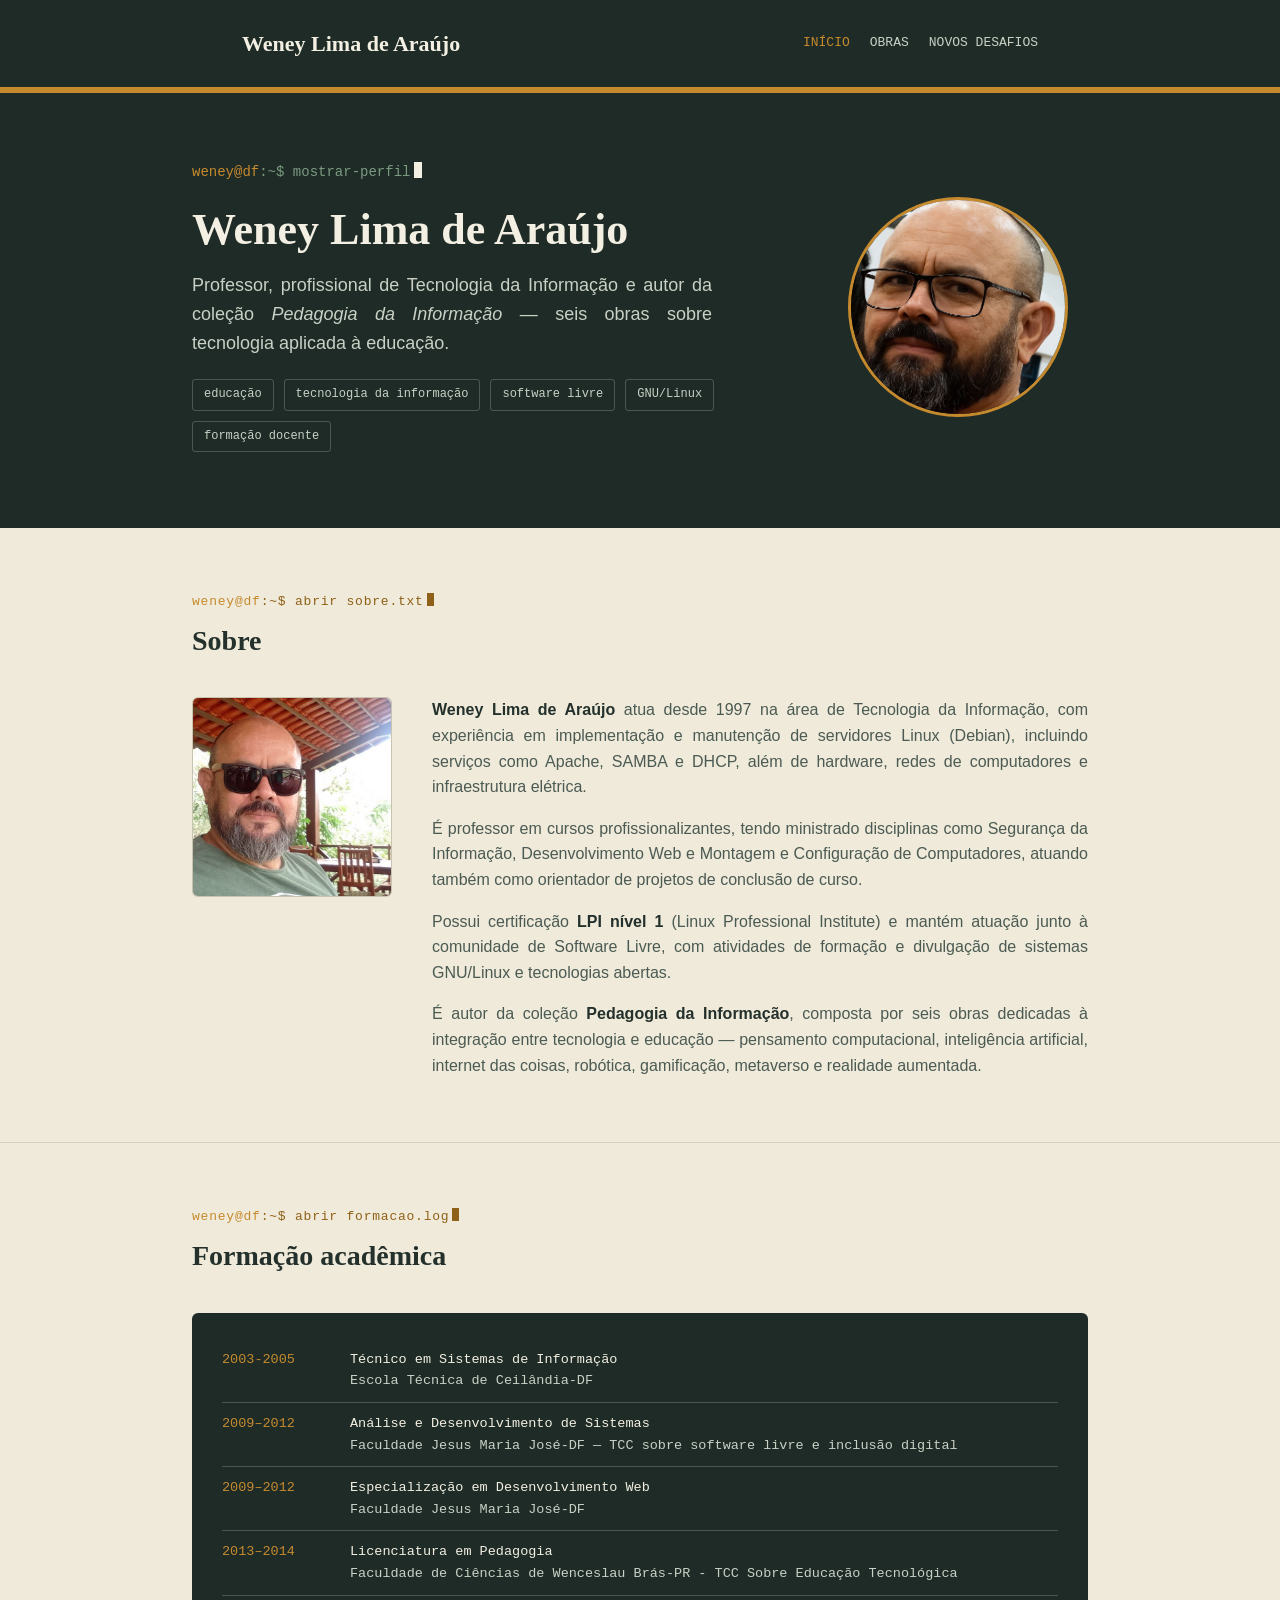
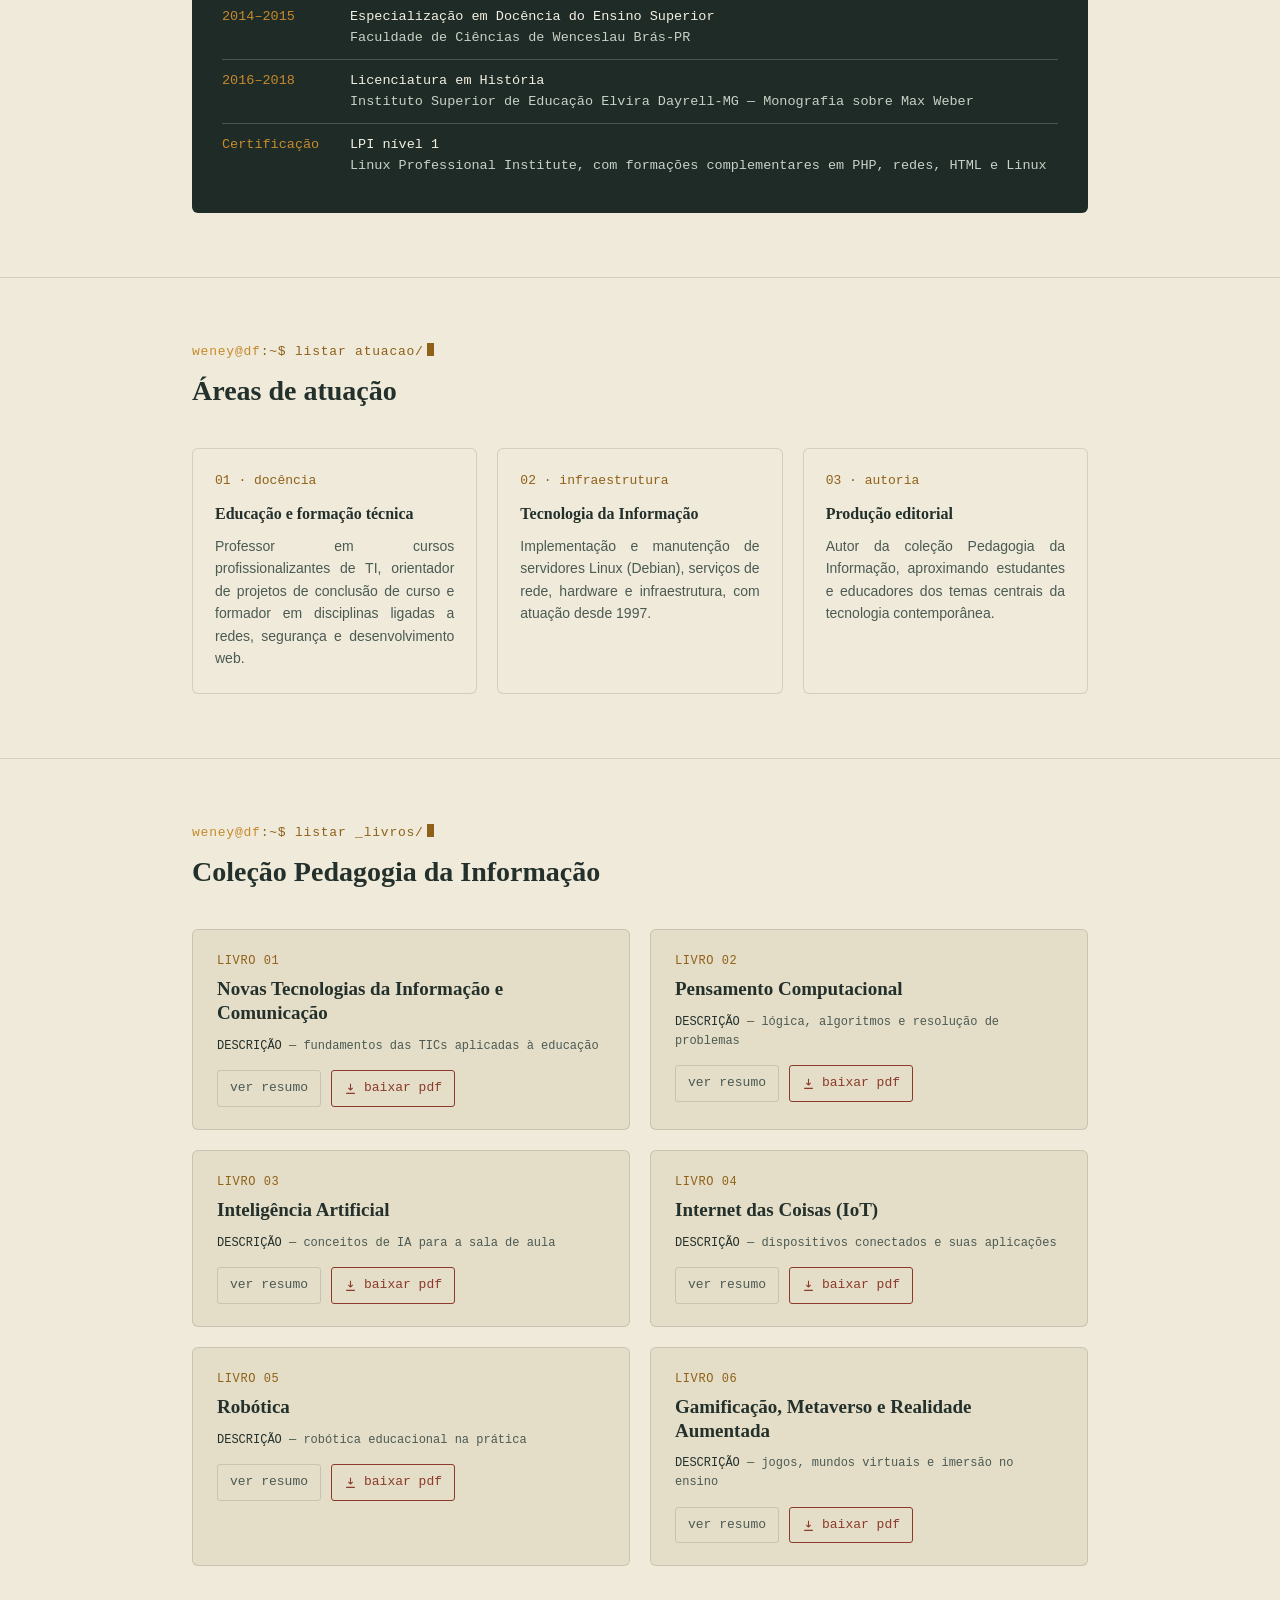
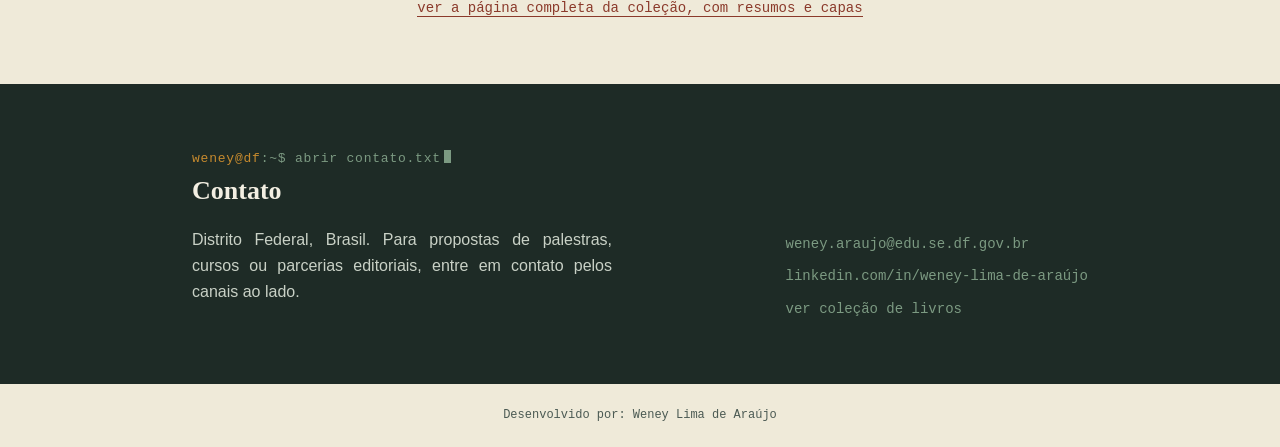
<file: index.html>
<!DOCTYPE html>
<html lang="pt-BR">

<head>
  <meta charset="UTF-8">
  <meta name="viewport" content="width=device-width, initial-scale=1.0">
  <title>Weney Lima de Araújo — Professor · TI · Autor</title>
  <link rel="stylesheet" href="_css/shared.css">
  <link rel="stylesheet" href="_css/index.css">
  <link rel="icon" type="image/png" href="_images/favicon.png">
</head>

<body>

  <div class="topbar">
    <div class="wrap">
      <h1>Weney Lima de Araújo</h1>
      <nav class="sitenav">
        <a href="index.html" class="active">INÍCIO</a>
        <a href="livros.html">OBRAS</a>
        <a href="novos_desafios.html">NOVOS DESAFIOS</a>
      </nav>
    </div>
  </div>

  <header class="hero">
    <div class="wrap">
      <div>
        <div class="terminal"><span class="path">weney@df</span>:~$ mostrar-perfil<span class="cursor"></span></div>
        <h1>Weney Lima de Araújo</h1>
        <p class="role">Professor, profissional de Tecnologia da Informação e autor da coleção <em>Pedagogia da
            Informação</em> — seis obras sobre tecnologia aplicada à educação.</p>
        <div class="tags">
          <span class="tag">educação</span>
          <span class="tag">tecnologia da informação</span>
          <span class="tag">software livre</span>
          <span class="tag">GNU/Linux</span>
          <span class="tag">formação docente</span>
        </div>
      </div>
      <div class="portrait">
        <img src="_images/foto1.jpg" alt="Foto de Weney Lima de Araújo"
          onerror="this.style.display='none'; this.nextElementSibling.style.display='flex';">
        <div class="fallback"
          style="display:none; flex-direction:column; align-items:center; justify-content:center; height:100%;">coloque
          a foto em<br><b>_images/foto1.jpg</b></div>
      </div>
    </div>
  </header>

  <section id="sobre">
    <div class="wrap reveal">
      <div class="section-head">
        <div class="eyebrow"><span class="path">weney@df</span>:~$ abrir sobre.txt<span class="cursor"></span></div>
        <h2>Sobre</h2>
      </div>
      <div class="about-grid">
        <div class="about-photo">
          <img src="_images/foto2.jpg" alt="Foto de Weney Lima de Araújo"
            onerror="this.style.display='none'; this.nextElementSibling.style.display='flex';">
          <div class="fallback" style="display:none; align-items:center; justify-content:center; height:100%;">coloque a
            foto em<br><b>_images/foto2.jpg</b></div>
        </div>
        <div class="about-text">
          <p><strong>Weney Lima de Araújo</strong> atua desde 1997 na área de Tecnologia da Informação, com experiência
            em implementação e manutenção de servidores Linux (Debian), incluindo serviços como Apache, SAMBA e DHCP,
            além de hardware, redes de computadores e infraestrutura elétrica.</p>
          <p>É professor em cursos profissionalizantes, tendo ministrado disciplinas como Segurança da Informação,
            Desenvolvimento Web e Montagem e Configuração de Computadores, atuando também como orientador de projetos de
            conclusão de curso.</p>
          <p>Possui certificação <strong>LPI nível 1</strong> (Linux Professional Institute) e mantém atuação junto à
            comunidade de Software Livre, com atividades de formação e divulgação de sistemas GNU/Linux e tecnologias
            abertas.</p>
          <p>É autor da coleção <strong>Pedagogia da Informação</strong>, composta por seis obras dedicadas à integração
            entre tecnologia e educação — pensamento computacional, inteligência artificial, internet das coisas,
            robótica, gamificação, metaverso e realidade aumentada.</p>
        </div>
      </div>
    </div>
  </section>

  <section id="formacao">
    <div class="wrap reveal">
      <div class="section-head">
        <div class="eyebrow"><span class="path">weney@df</span>:~$ abrir formacao.log<span class="cursor"></span></div>
        <h2>Formação acadêmica</h2>
      </div>
      <div class="log">
        <div class="line">
          <div class="yr">2003-2005</div>
          <div class="desc"><b>Técnico em Sistemas de Informação</b><br><span>Escola Técnica de Ceilândia-DF</span>
          </div>
        </div>
        <div class="line">
          <div class="yr">2009–2012</div>
          <div class="desc"><b>Análise e Desenvolvimento de Sistemas</b><br><span>Faculdade Jesus Maria José-DF — TCC
              sobre software livre e inclusão digital</span></div>
        </div>
        <div class="line">
          <div class="yr">2009–2012</div>
          <div class="desc"><b>Especialização em Desenvolvimento Web</b><br><span>Faculdade Jesus Maria José-DF</span>
          </div>
        </div>
        <div class="line">
          <div class="yr">2013–2014</div>
          <div class="desc"><b>Licenciatura em Pedagogia</b><br><span>Faculdade de Ciências de Wenceslau Brás-PR - TCC Sobre Educação
              Tecnológica</span></div>
        </div>
        <div class="line">
          <div class="yr">2014–2015</div>
          <div class="desc"><b>Especialização em Docência do Ensino Superior</b><br><span>Faculdade de Ciências de
              Wenceslau Brás-PR</span></div>
        </div>
        <div class="line">
          <div class="yr">2016–2018</div>
          <div class="desc"><b>Licenciatura em História</b><br><span>Instituto Superior de Educação Elvira Dayrell-MG —
              Monografia sobre Max Weber</span></div>
        </div>
        <div class="line">
          <div class="yr">Certificação</div>
          <div class="desc"><b>LPI nível 1</b><br><span>Linux Professional Institute, com formações complementares em
              PHP, redes, HTML e Linux</span></div>
        </div>
      </div>
    </div>
  </section>

  <section id="atuacao">
    <div class="wrap reveal">
      <div class="section-head">
        <div class="eyebrow"><span class="path">weney@df</span>:~$ listar atuacao/<span class="cursor"></span></div>
        <h2>Áreas de atuação</h2>
      </div>
      <div class="pillars">
        <div class="pillar">
          <div class="glyph">01 · docência</div>
          <h3>Educação e formação técnica</h3>
          <p>Professor em cursos profissionalizantes de TI, orientador de projetos de conclusão de curso e formador em
            disciplinas ligadas a redes, segurança e desenvolvimento web.</p>
        </div>
        <div class="pillar">
          <div class="glyph">02 · infraestrutura</div>
          <h3>Tecnologia da Informação</h3>
          <p>Implementação e manutenção de servidores Linux (Debian), serviços de rede, hardware e infraestrutura, com
            atuação desde 1997.</p>
        </div>
        <div class="pillar">
          <div class="glyph">03 · autoria</div>
          <h3>Produção editorial</h3>
          <p>Autor da coleção Pedagogia da Informação, aproximando estudantes e educadores dos temas centrais da
            tecnologia contemporânea.</p>
        </div>
      </div>
    </div>
  </section>

  <section id="livros">
    <div class="wrap reveal">
      <div class="section-head">
        <div class="eyebrow"><span class="path">weney@df</span>:~$ listar _livros/<span class="cursor"></span></div>
        <h2>Coleção Pedagogia da Informação</h2>
      </div>
      <div class="books">

        <div class="book">
          <div class="num">LIVRO 01</div>
          <h3>Novas Tecnologias da Informação e Comunicação</h3>
          <div class="field"><b>DESCRIÇÃO</b> — fundamentos das TICs aplicadas à educação</div>
          <div class="book-actions">
            <a class="download secondary" href="livros.html#livro01">ver resumo</a>
            <a class="download" href="_livros/livro01-novas-tecnologia-da-informacao.pdf" download>
              <svg viewBox="0 0 24 24" fill="none" stroke="currentColor" stroke-width="2">
                <path d="M12 3v12m0 0l-4-4m4 4l4-4M4 21h16" />
              </svg>
              baixar pdf
            </a>
          </div>
        </div>

        <div class="book">
          <div class="num">LIVRO 02</div>
          <h3>Pensamento Computacional</h3>
          <div class="field"><b>DESCRIÇÃO</b> — lógica, algoritmos e resolução de problemas</div>
          <div class="book-actions">
            <a class="download secondary" href="livros.html#livro02">ver resumo</a>
            <a class="download" href="_livros/livro02-pensamento-computacional.pdf" download>
              <svg viewBox="0 0 24 24" fill="none" stroke="currentColor" stroke-width="2">
                <path d="M12 3v12m0 0l-4-4m4 4l4-4M4 21h16" />
              </svg>
              baixar pdf
            </a>
          </div>
        </div>

        <div class="book">
          <div class="num">LIVRO 03</div>
          <h3>Inteligência Artificial</h3>
          <div class="field"><b>DESCRIÇÃO</b> — conceitos de IA para a sala de aula</div>
          <div class="book-actions">
            <a class="download secondary" href="livros.html#livro03">ver resumo</a>
            <a class="download" href="_livros/livro03-inteligencia-artificial.pdf" download>
              <svg viewBox="0 0 24 24" fill="none" stroke="currentColor" stroke-width="2">
                <path d="M12 3v12m0 0l-4-4m4 4l4-4M4 21h16" />
              </svg>
              baixar pdf
            </a>
          </div>
        </div>

        <div class="book">
          <div class="num">LIVRO 04</div>
          <h3>Internet das Coisas (IoT)</h3>
          <div class="field"><b>DESCRIÇÃO</b> — dispositivos conectados e suas aplicações</div>
          <div class="book-actions">
            <a class="download secondary" href="livros.html#livro04">ver resumo</a>
            <a class="download" href="_livros/livro04-internet-das-coisas.pdf" download>
              <svg viewBox="0 0 24 24" fill="none" stroke="currentColor" stroke-width="2">
                <path d="M12 3v12m0 0l-4-4m4 4l4-4M4 21h16" />
              </svg>
              baixar pdf
            </a>
          </div>
        </div>

        <div class="book">
          <div class="num">LIVRO 05</div>
          <h3>Robótica</h3>
          <div class="field"><b>DESCRIÇÃO</b> — robótica educacional na prática</div>
          <div class="book-actions">
            <a class="download secondary" href="livros.html#livro05">ver resumo</a>
            <a class="download" href="_livros/livro05-robotica.pdf" download>
              <svg viewBox="0 0 24 24" fill="none" stroke="currentColor" stroke-width="2">
                <path d="M12 3v12m0 0l-4-4m4 4l4-4M4 21h16" />
              </svg>
              baixar pdf
            </a>
          </div>
        </div>

        <div class="book">
          <div class="num">LIVRO 06</div>
          <h3>Gamificação, Metaverso e Realidade Aumentada</h3>
          <div class="field"><b>DESCRIÇÃO</b> — jogos, mundos virtuais e imersão no ensino</div>
          <div class="book-actions">
            <a class="download secondary" href="livros.html#livro06">ver resumo</a>
            <a class="download" href="_livros/livro06-gamificacao-metaverso-realidade-aumentada.pdf" download>
              <svg viewBox="0 0 24 24" fill="none" stroke="currentColor" stroke-width="2">
                <path d="M12 3v12m0 0l-4-4m4 4l4-4M4 21h16" />
              </svg>
              baixar pdf
            </a>
          </div>
        </div>

      </div>
      <div class="books-more"><a href="livros.html">ver a página completa da coleção, com resumos e capas</a></div>
    </div>
  </section>

  <section class="contact" id="contato">
    <div class="wrap reveal">
      <div>
        <div class="eyebrow"><span class="path">weney@df</span>:~$ abrir contato.txt<span class="cursor"></span></div>
        <h2>Contato</h2>
        <p>Distrito Federal, Brasil. Para propostas de palestras, cursos ou parcerias editoriais, entre em contato pelos
          canais ao lado.</p>
      </div>
      <div class="contact-links">
        <a href="mailto:weney.araujo@edu.se.df.gov.br">weney.araujo@edu.se.df.gov.br</a>
        <a href="https://www.linkedin.com/in/weney-lima-de-ara%C3%BAjo-112aa643/" target="_blank"
          rel="noopener">linkedin.com/in/weney-lima-de-araújo</a>
        <a href="livros.html">ver coleção de livros</a>
      </div>
    </div>
  </section>

  <footer>Desenvolvido por: Weney Lima de Araújo</footer>

  <script>
    var els = document.querySelectorAll('.reveal');
    var io = new IntersectionObserver(function (entries) {
      entries.forEach(function (e) {
        if (e.isIntersecting) { e.target.classList.add('in'); io.unobserve(e.target); }
      });
    }, { threshold: 0.12 });
    els.forEach(function (el) { io.observe(el); });
  </script>

</body>

</html>
</file>
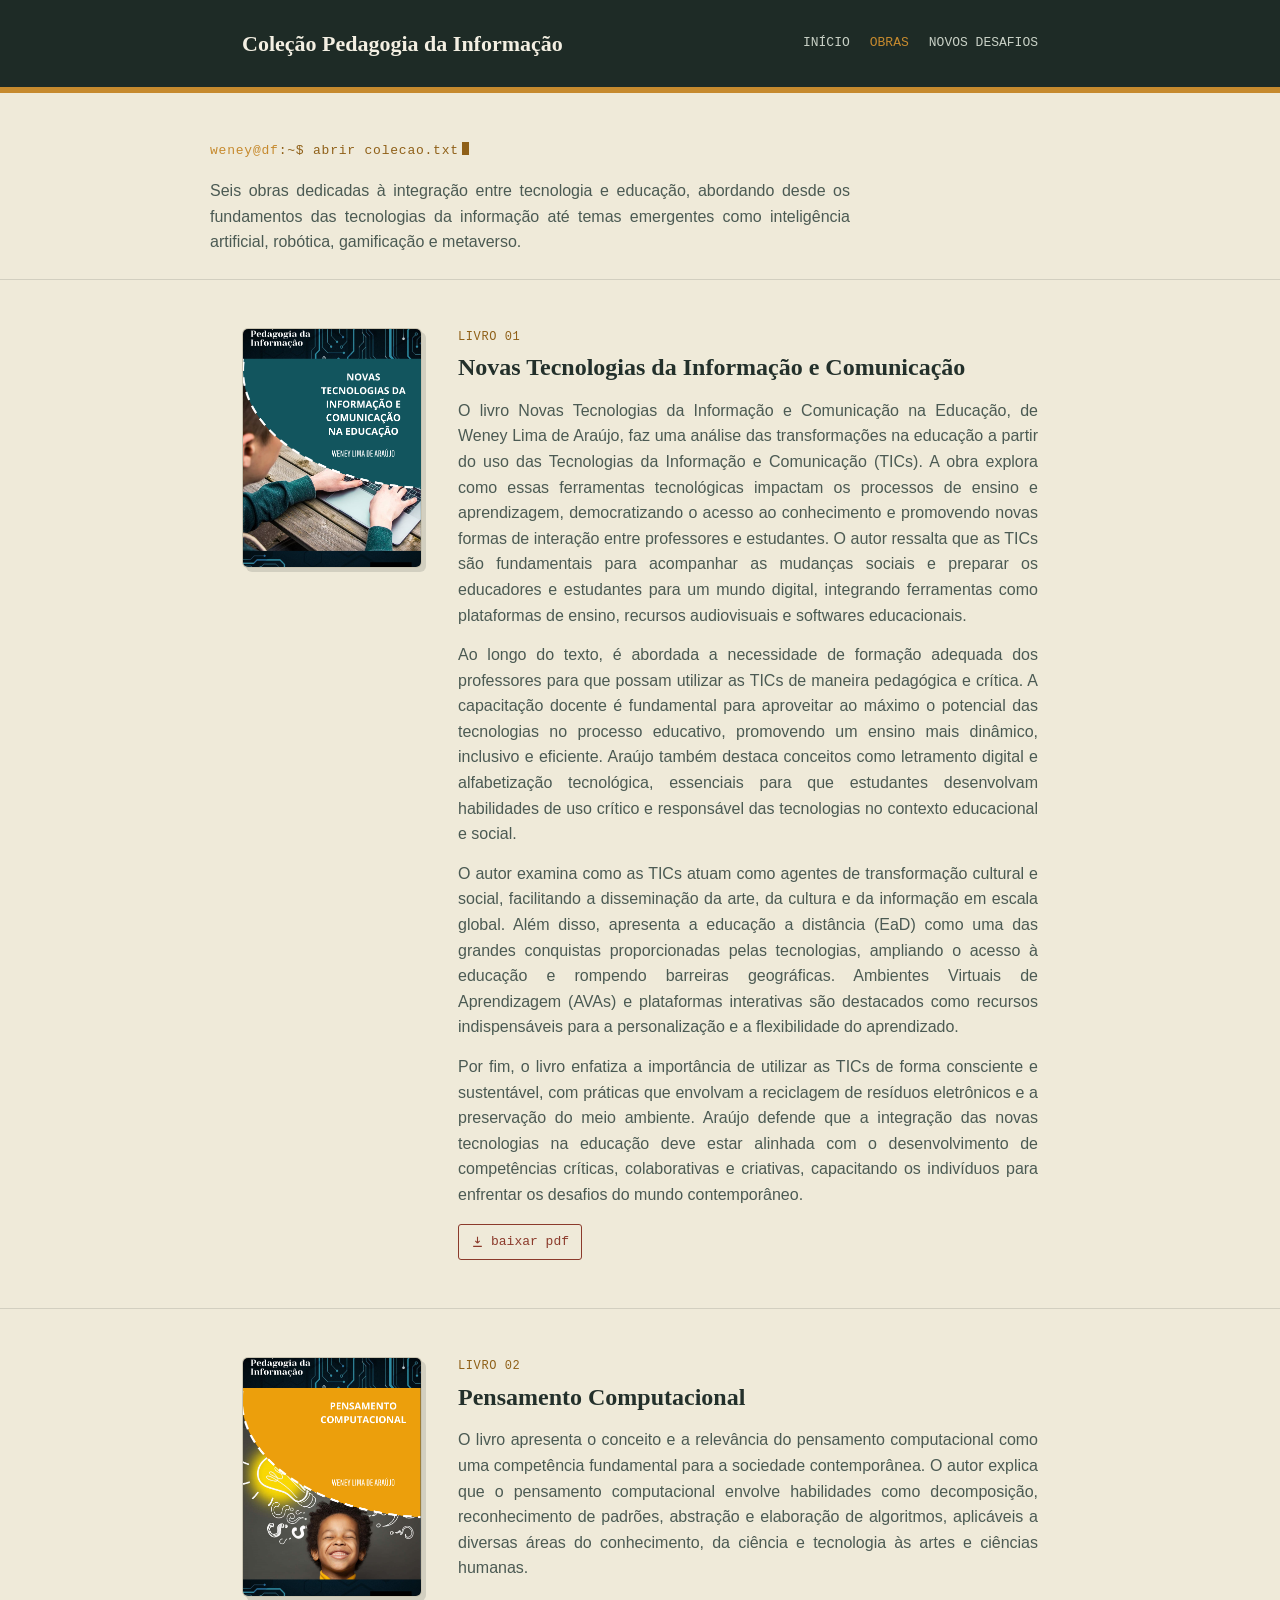
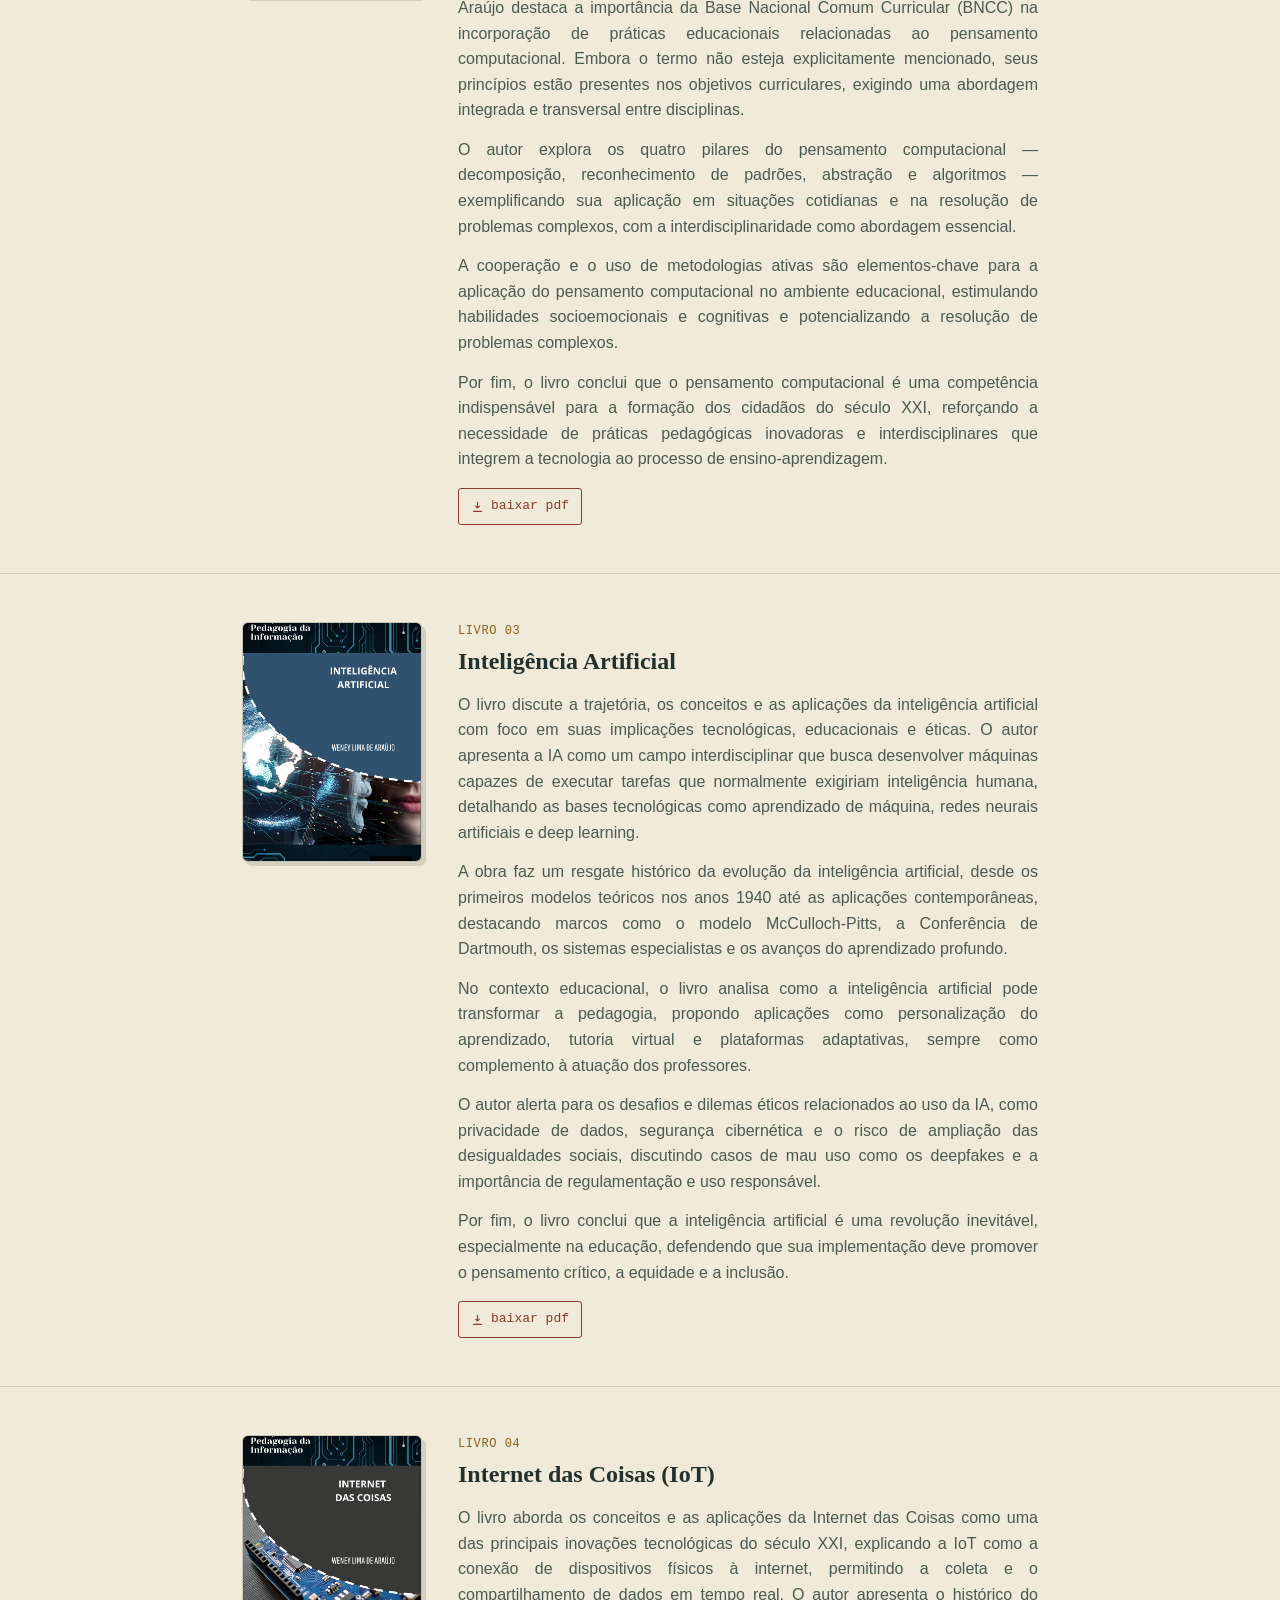
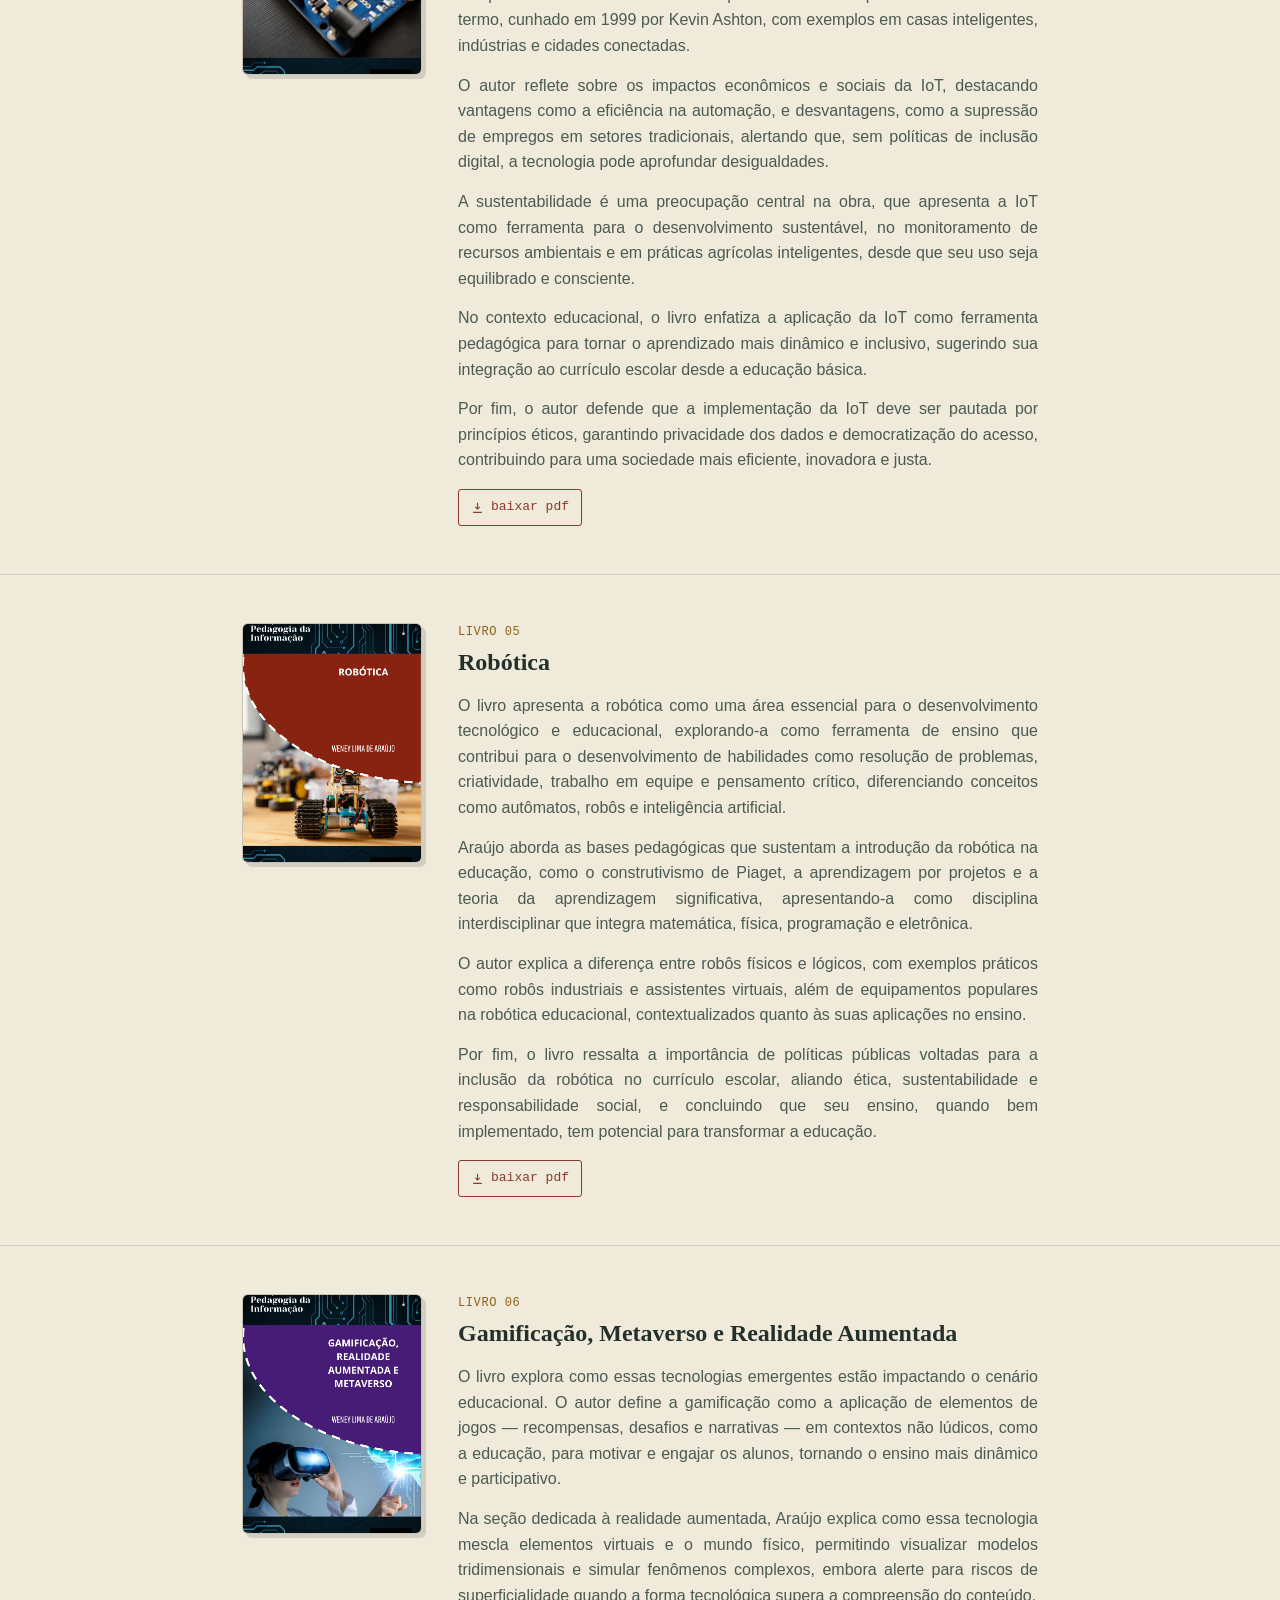
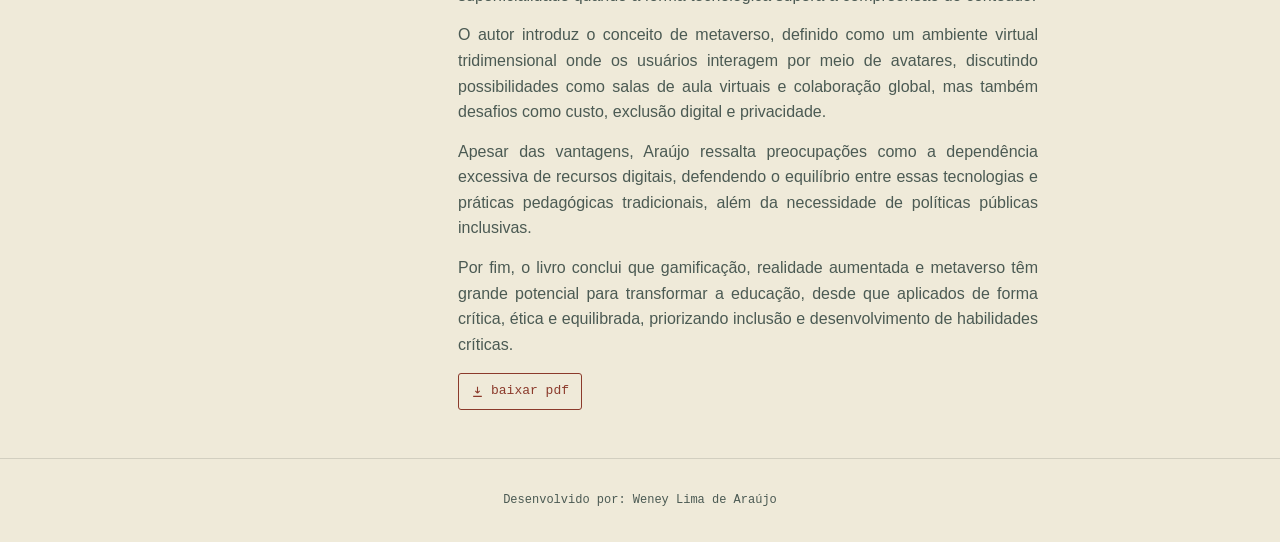
<file: livros.html>
<!DOCTYPE html>
<html lang="pt-BR">

<head>
  <meta charset="UTF-8">
  <meta name="viewport" content="width=device-width, initial-scale=1.0">
  <title>Coleção Pedagogia da Informação — Weney Lima de Araújo</title>
  <link rel="stylesheet" href="_css/shared.css">
  <link rel="stylesheet" href="_css/livros.css">
  <link rel="icon" type="image/png" href="_images/favicon.png">
</head>

<body>

  <div class="topbar">
    <div class="wrap">
      <h1>Coleção Pedagogia da Informação</h1>
      <nav class="sitenav">
        <a href="index.html">INÍCIO</a>
        <a href="livros.html" class="active">OBRAS</a>
        <a href="novos_desafios.html">NOVOS DESAFIOS</a>
      </nav>
    </div>
  </div>

  <div class="intro wrap">
    <div class="eyebrow"><span class="path">weney@df</span>:~$ abrir colecao.txt<span class="cursor"></span></div>
    <p>Seis obras dedicadas à integração entre tecnologia e educação, abordando desde os fundamentos das tecnologias da
      informação até temas emergentes como inteligência artificial, robótica, gamificação e metaverso.</p>
  </div>

  <article class="book-full" id="livro01">
    <div class="wrap">
      <div class="grid">
        <div class="cover">
          <img src="_images/capa01.png" alt="Capa do livro Novas Tecnologias da Informação e Comunicação"
            onerror="this.style.display='none'; this.nextElementSibling.style.display='flex';">
          <div class="fallback" style="display:none; align-items:center; justify-content:center; height:100%;">coloque a
            capa em<br><b>_images/capa01.png</b></div>
        </div>
        <div>
          <div class="num">LIVRO 01</div>
          <h2>Novas Tecnologias da Informação e Comunicação</h2>
          <div class="resumo">
            <p>O livro Novas Tecnologias da Informação e Comunicação na Educação, de Weney Lima de Araújo, faz uma
              análise das transformações na educação a partir do uso das Tecnologias da Informação e Comunicação (TICs).
              A obra explora como essas ferramentas tecnológicas impactam os processos de ensino e aprendizagem,
              democratizando o acesso ao conhecimento e promovendo novas formas de interação entre professores e
              estudantes. O autor ressalta que as TICs são fundamentais para acompanhar as mudanças sociais e preparar
              os educadores e estudantes para um mundo digital, integrando ferramentas como plataformas de ensino,
              recursos audiovisuais e softwares educacionais.</p>
            <p>Ao longo do texto, é abordada a necessidade de formação adequada dos professores para que possam utilizar
              as TICs de maneira pedagógica e crítica. A capacitação docente é fundamental para aproveitar ao máximo o
              potencial das tecnologias no processo educativo, promovendo um ensino mais dinâmico, inclusivo e
              eficiente. Araújo também destaca conceitos como letramento digital e alfabetização tecnológica, essenciais
              para que estudantes desenvolvam habilidades de uso crítico e responsável das tecnologias no contexto
              educacional e social.</p>
            <p>O autor examina como as TICs atuam como agentes de transformação cultural e social, facilitando a
              disseminação da arte, da cultura e da informação em escala global. Além disso, apresenta a educação a
              distância (EaD) como uma das grandes conquistas proporcionadas pelas tecnologias, ampliando o acesso à
              educação e rompendo barreiras geográficas. Ambientes Virtuais de Aprendizagem (AVAs) e plataformas
              interativas são destacados como recursos indispensáveis para a personalização e a flexibilidade do
              aprendizado.</p>
            <p>Por fim, o livro enfatiza a importância de utilizar as TICs de forma consciente e sustentável, com
              práticas que envolvam a reciclagem de resíduos eletrônicos e a preservação do meio ambiente. Araújo
              defende que a integração das novas tecnologias na educação deve estar alinhada com o desenvolvimento de
              competências críticas, colaborativas e criativas, capacitando os indivíduos para enfrentar os desafios do
              mundo contemporâneo.</p>
          </div>
          <a class="download" href="_livros/livro01-novas-tecnologia-da-informacao.pdf" download>
            <svg viewBox="0 0 24 24" fill="none" stroke="currentColor" stroke-width="2">
              <path d="M12 3v12m0 0l-4-4m4 4l4-4M4 21h16" />
            </svg>
            baixar pdf
          </a>
        </div>
      </div>
    </div>
  </article>

  <article class="book-full" id="livro02">
    <div class="wrap">
      <div class="grid">
        <div class="cover">
          <img src="_images/capa02.png" alt="Capa do livro Pensamento Computacional"
            onerror="this.style.display='none'; this.nextElementSibling.style.display='flex';">
          <div class="fallback" style="display:none; align-items:center; justify-content:center; height:100%;">coloque a
            capa em<br><b>_images/capa02.png</b></div>
        </div>
        <div>
          <div class="num">LIVRO 02</div>
          <h2>Pensamento Computacional</h2>
          <div class="resumo">
            <p>O livro apresenta o conceito e a relevância do pensamento computacional como uma competência fundamental
              para a sociedade contemporânea. O autor explica que o pensamento computacional envolve habilidades como
              decomposição, reconhecimento de padrões, abstração e elaboração de algoritmos, aplicáveis a diversas áreas
              do conhecimento, da ciência e tecnologia às artes e ciências humanas.</p>
            <p>Araújo destaca a importância da Base Nacional Comum Curricular (BNCC) na incorporação de práticas
              educacionais relacionadas ao pensamento computacional. Embora o termo não esteja explicitamente
              mencionado, seus princípios estão presentes nos objetivos curriculares, exigindo uma abordagem integrada e
              transversal entre disciplinas.</p>
            <p>O autor explora os quatro pilares do pensamento computacional — decomposição, reconhecimento de padrões,
              abstração e algoritmos — exemplificando sua aplicação em situações cotidianas e na resolução de problemas
              complexos, com a interdisciplinaridade como abordagem essencial.</p>
            <p>A cooperação e o uso de metodologias ativas são elementos-chave para a aplicação do pensamento
              computacional no ambiente educacional, estimulando habilidades socioemocionais e cognitivas e
              potencializando a resolução de problemas complexos.</p>
            <p>Por fim, o livro conclui que o pensamento computacional é uma competência indispensável para a formação
              dos cidadãos do século XXI, reforçando a necessidade de práticas pedagógicas inovadoras e
              interdisciplinares que integrem a tecnologia ao processo de ensino-aprendizagem.</p>
          </div>
          <a class="download" href="_livros/livro02-pensamento-computacional.pdf" download>
            <svg viewBox="0 0 24 24" fill="none" stroke="currentColor" stroke-width="2">
              <path d="M12 3v12m0 0l-4-4m4 4l4-4M4 21h16" />
            </svg>
            baixar pdf
          </a>
        </div>
      </div>
    </div>
  </article>

  <article class="book-full" id="livro03">
    <div class="wrap">
      <div class="grid">
        <div class="cover">
          <img src="_images/capa03.png" alt="Capa do livro Inteligência Artificial"
            onerror="this.style.display='none'; this.nextElementSibling.style.display='flex';">
          <div class="fallback" style="display:none; align-items:center; justify-content:center; height:100%;">coloque a
            capa em<br><b>_images/capa03.png</b></div>
        </div>
        <div>
          <div class="num">LIVRO 03</div>
          <h2>Inteligência Artificial</h2>
          <div class="resumo">
            <p>O livro discute a trajetória, os conceitos e as aplicações da inteligência artificial com foco em suas
              implicações tecnológicas, educacionais e éticas. O autor apresenta a IA como um campo interdisciplinar que
              busca desenvolver máquinas capazes de executar tarefas que normalmente exigiriam inteligência humana,
              detalhando as bases tecnológicas como aprendizado de máquina, redes neurais artificiais e deep learning.
            </p>
            <p>A obra faz um resgate histórico da evolução da inteligência artificial, desde os primeiros modelos
              teóricos nos anos 1940 até as aplicações contemporâneas, destacando marcos como o modelo McCulloch-Pitts,
              a Conferência de Dartmouth, os sistemas especialistas e os avanços do aprendizado profundo.</p>
            <p>No contexto educacional, o livro analisa como a inteligência artificial pode transformar a pedagogia,
              propondo aplicações como personalização do aprendizado, tutoria virtual e plataformas adaptativas, sempre
              como complemento à atuação dos professores.</p>
            <p>O autor alerta para os desafios e dilemas éticos relacionados ao uso da IA, como privacidade de dados,
              segurança cibernética e o risco de ampliação das desigualdades sociais, discutindo casos de mau uso como
              os deepfakes e a importância de regulamentação e uso responsável.</p>
            <p>Por fim, o livro conclui que a inteligência artificial é uma revolução inevitável, especialmente na
              educação, defendendo que sua implementação deve promover o pensamento crítico, a equidade e a inclusão.
            </p>
          </div>
          <a class="download" href="_livros/livro03-inteligencia-artificial.pdf" download>
            <svg viewBox="0 0 24 24" fill="none" stroke="currentColor" stroke-width="2">
              <path d="M12 3v12m0 0l-4-4m4 4l4-4M4 21h16" />
            </svg>
            baixar pdf
          </a>
        </div>
      </div>
    </div>
  </article>

  <article class="book-full" id="livro04">
    <div class="wrap">
      <div class="grid">
        <div class="cover">
          <img src="_images/capa04.png" alt="Capa do livro Internet das Coisas"
            onerror="this.style.display='none'; this.nextElementSibling.style.display='flex';">
          <div class="fallback" style="display:none; align-items:center; justify-content:center; height:100%;">coloque a
            capa em<br><b>_images/capa04.png</b></div>
        </div>
        <div>
          <div class="num">LIVRO 04</div>
          <h2>Internet das Coisas (IoT)</h2>
          <div class="resumo">
            <p>O livro aborda os conceitos e as aplicações da Internet das Coisas como uma das principais inovações
              tecnológicas do século XXI, explicando a IoT como a conexão de dispositivos físicos à internet, permitindo
              a coleta e o compartilhamento de dados em tempo real. O autor apresenta o histórico do termo, cunhado em
              1999 por Kevin Ashton, com exemplos em casas inteligentes, indústrias e cidades conectadas.</p>
            <p>O autor reflete sobre os impactos econômicos e sociais da IoT, destacando vantagens como a eficiência na
              automação, e desvantagens, como a supressão de empregos em setores tradicionais, alertando que, sem
              políticas de inclusão digital, a tecnologia pode aprofundar desigualdades.</p>
            <p>A sustentabilidade é uma preocupação central na obra, que apresenta a IoT como ferramenta para o
              desenvolvimento sustentável, no monitoramento de recursos ambientais e em práticas agrícolas inteligentes,
              desde que seu uso seja equilibrado e consciente.</p>
            <p>No contexto educacional, o livro enfatiza a aplicação da IoT como ferramenta pedagógica para tornar o
              aprendizado mais dinâmico e inclusivo, sugerindo sua integração ao currículo escolar desde a educação
              básica.</p>
            <p>Por fim, o autor defende que a implementação da IoT deve ser pautada por princípios éticos, garantindo
              privacidade dos dados e democratização do acesso, contribuindo para uma sociedade mais eficiente,
              inovadora e justa.</p>
          </div>
          <a class="download" href="_livros/livro04-internet-das-coisas.pdf" download>
            <svg viewBox="0 0 24 24" fill="none" stroke="currentColor" stroke-width="2">
              <path d="M12 3v12m0 0l-4-4m4 4l4-4M4 21h16" />
            </svg>
            baixar pdf
          </a>
        </div>
      </div>
    </div>
  </article>

  <article class="book-full" id="livro05">
    <div class="wrap">
      <div class="grid">
        <div class="cover">
          <img src="_images/capa05.png" alt="Capa do livro Robótica"
            onerror="this.style.display='none'; this.nextElementSibling.style.display='flex';">
          <div class="fallback" style="display:none; align-items:center; justify-content:center; height:100%;">coloque a
            capa em<br><b>_images/capa05.png</b></div>
        </div>
        <div>
          <div class="num">LIVRO 05</div>
          <h2>Robótica</h2>
          <div class="resumo">
            <p>O livro apresenta a robótica como uma área essencial para o desenvolvimento tecnológico e educacional,
              explorando-a como ferramenta de ensino que contribui para o desenvolvimento de habilidades como resolução
              de problemas, criatividade, trabalho em equipe e pensamento crítico, diferenciando conceitos como
              autômatos, robôs e inteligência artificial.</p>
            <p>Araújo aborda as bases pedagógicas que sustentam a introdução da robótica na educação, como o
              construtivismo de Piaget, a aprendizagem por projetos e a teoria da aprendizagem significativa,
              apresentando-a como disciplina interdisciplinar que integra matemática, física, programação e eletrônica.
            </p>
            <p>O autor explica a diferença entre robôs físicos e lógicos, com exemplos práticos como robôs industriais e
              assistentes virtuais, além de equipamentos populares na robótica educacional, contextualizados quanto às
              suas aplicações no ensino.</p>
            <p>Por fim, o livro ressalta a importância de políticas públicas voltadas para a inclusão da robótica no
              currículo escolar, aliando ética, sustentabilidade e responsabilidade social, e concluindo que seu ensino,
              quando bem implementado, tem potencial para transformar a educação.</p>
          </div>
          <a class="download" href="_livros/livro05-robotica.pdf" download>
            <svg viewBox="0 0 24 24" fill="none" stroke="currentColor" stroke-width="2">
              <path d="M12 3v12m0 0l-4-4m4 4l4-4M4 21h16" />
            </svg>
            baixar pdf
          </a>
        </div>
      </div>
    </div>
  </article>

  <article class="book-full" id="livro06">
    <div class="wrap">
      <div class="grid">
        <div class="cover">
          <img src="_images/capa06.png" alt="Capa do livro Gamificação, Metaverso e Realidade Aumentada"
            onerror="this.style.display='none'; this.nextElementSibling.style.display='flex';">
          <div class="fallback" style="display:none; align-items:center; justify-content:center; height:100%;">coloque a
            capa em<br><b>_images/capa06.png</b></div>
        </div>
        <div>
          <div class="num">LIVRO 06</div>
          <h2>Gamificação, Metaverso e Realidade Aumentada</h2>
          <div class="resumo">
            <p>O livro explora como essas tecnologias emergentes estão impactando o cenário educacional. O autor define
              a gamificação como a aplicação de elementos de jogos — recompensas, desafios e narrativas — em contextos
              não lúdicos, como a educação, para motivar e engajar os alunos, tornando o ensino mais dinâmico e
              participativo.</p>
            <p>Na seção dedicada à realidade aumentada, Araújo explica como essa tecnologia mescla elementos virtuais e
              o mundo físico, permitindo visualizar modelos tridimensionais e simular fenômenos complexos, embora alerte
              para riscos de superficialidade quando a forma tecnológica supera a compreensão do conteúdo.</p>
            <p>O autor introduz o conceito de metaverso, definido como um ambiente virtual tridimensional onde os
              usuários interagem por meio de avatares, discutindo possibilidades como salas de aula virtuais e
              colaboração global, mas também desafios como custo, exclusão digital e privacidade.</p>
            <p>Apesar das vantagens, Araújo ressalta preocupações como a dependência excessiva de recursos digitais,
              defendendo o equilíbrio entre essas tecnologias e práticas pedagógicas tradicionais, além da necessidade
              de políticas públicas inclusivas.</p>
            <p>Por fim, o livro conclui que gamificação, realidade aumentada e metaverso têm grande potencial para
              transformar a educação, desde que aplicados de forma crítica, ética e equilibrada, priorizando inclusão e
              desenvolvimento de habilidades críticas.</p>
          </div>
          <a class="download" href="_livros/livro06-gamificacao-metaverso-realidade-aumentada.pdf" download>
            <svg viewBox="0 0 24 24" fill="none" stroke="currentColor" stroke-width="2">
              <path d="M12 3v12m0 0l-4-4m4 4l4-4M4 21h16" />
            </svg>
            baixar pdf
          </a>
        </div>
      </div>
    </div>
  </article>

  <footer>Desenvolvido por: Weney Lima de Araújo</footer>

</body>

</html>
</file>
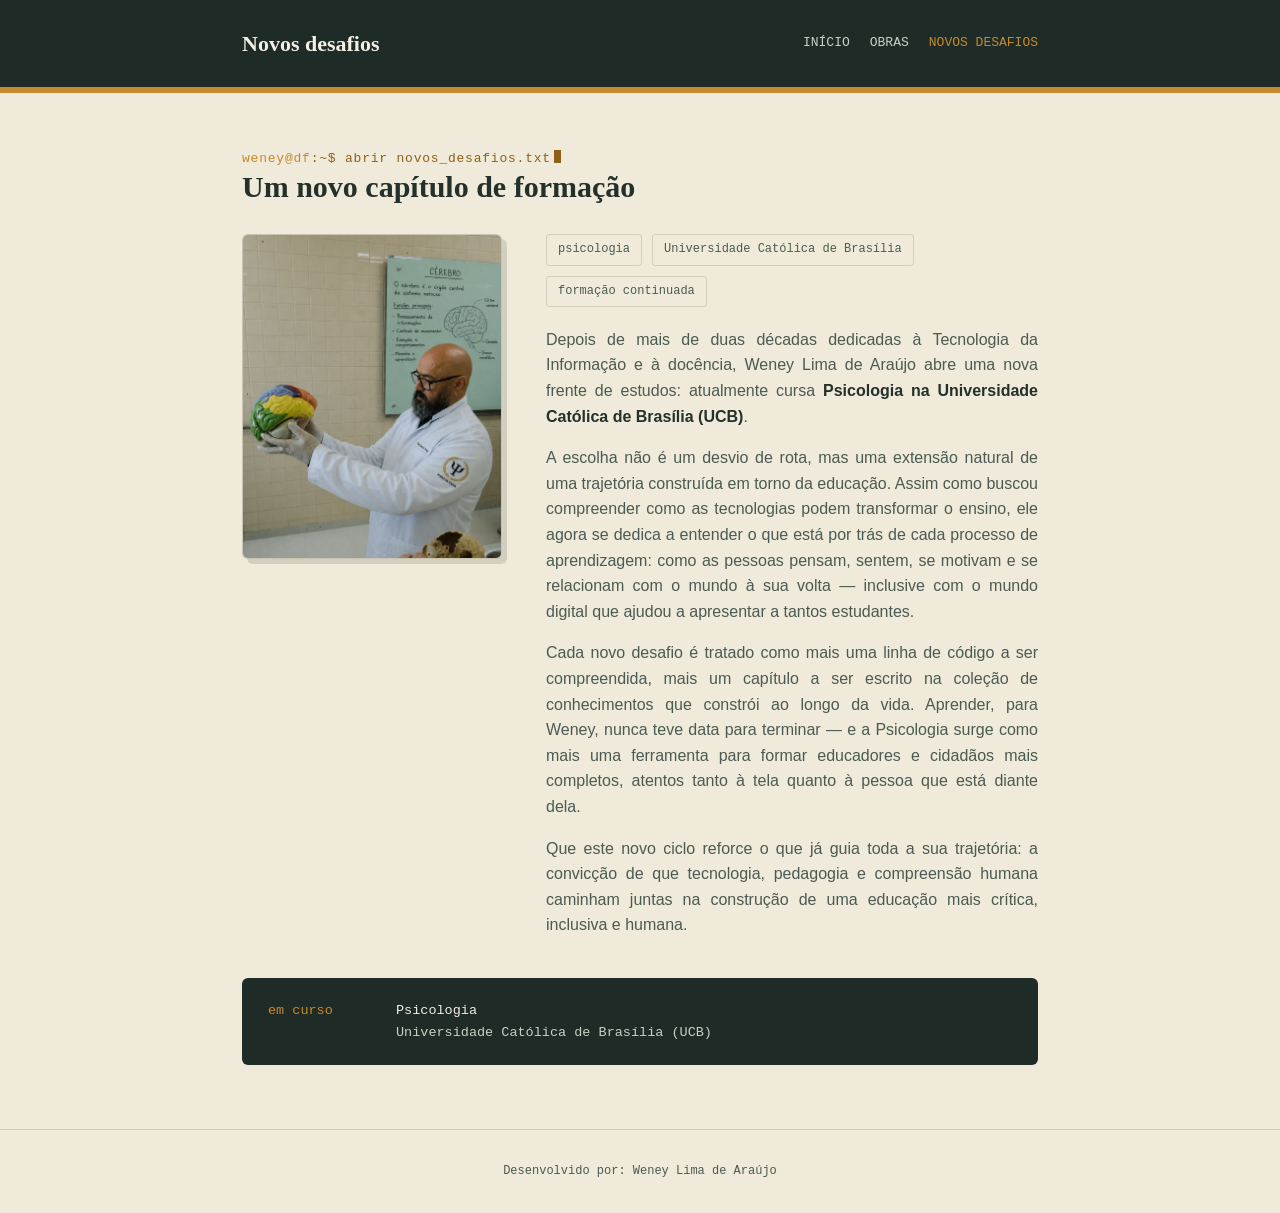
<file: novos_desafios.html>
<!DOCTYPE html>
<html lang="pt-BR">

<head>
  <meta charset="UTF-8">
  <meta name="viewport" content="width=device-width, initial-scale=1.0">
  <title>Novos desafios — Weney Lima de Araújo</title>
  <link rel="stylesheet" href="_css/shared.css">
  <link rel="stylesheet" href="_css/novos_desafios.css">
  <link rel="icon" type="image/png" href="_images/favicon.png">
</head>

<body>

  <div class="topbar">
    <div class="wrap">
      <h1>Novos desafios</h1>
      <nav class="sitenav">
        <a href="index.html">INÍCIO</a>
        <a href="livros.html">OBRAS</a>
        <a href="novos_desafios.html" class="active">NOVOS DESAFIOS</a>
      </nav>
    </div>
  </div>

  <section>
    <div class="wrap">
      <div class="eyebrow"><span class="path">weney@df</span>:~$ abrir novos_desafios.txt<span class="cursor"></span>
      </div>
      <h2 class="title">Um novo capítulo de formação</h2>

      <div class="desafio-grid">
        <div class="desafio-photo">
          <img src="_images/psicologia.jpg" alt="Foto de Weney Lima de Araújo relacionada aos estudos de Psicologia"
            onerror="this.style.display='none'; this.nextElementSibling.style.display='flex';">
          <div class="fallback"
            style="display:none; flex-direction:column; align-items:center; justify-content:center; height:100%;">
            coloque a foto em<br><b>_images/psicologia.jpg</b></div>
        </div>

        <div>
          <div class="tags">
            <span class="tag">psicologia</span>
            <span class="tag">Universidade Católica de Brasília</span>
            <span class="tag">formação continuada</span>
          </div>
          <div class="desafio-text">
            <p>Depois de mais de duas décadas dedicadas à Tecnologia da Informação e à docência, Weney Lima de Araújo
              abre uma nova frente de estudos: atualmente cursa <strong>Psicologia na Universidade Católica de Brasília
                (UCB)</strong>.</p>
            <p>A escolha não é um desvio de rota, mas uma extensão natural de uma trajetória construída em torno da
              educação. Assim como buscou compreender como as tecnologias podem transformar o ensino, ele agora se
              dedica a entender o que está por trás de cada processo de aprendizagem: como as pessoas pensam, sentem, se
              motivam e se relacionam com o mundo à sua volta — inclusive com o mundo digital que ajudou a apresentar a
              tantos estudantes.</p>
            <p>Cada novo desafio é tratado como mais uma linha de código a ser compreendida, mais um capítulo a ser
              escrito na coleção de conhecimentos que constrói ao longo da vida. Aprender, para Weney, nunca teve data
              para terminar — e a Psicologia surge como mais uma ferramenta para formar educadores e cidadãos mais
              completos, atentos tanto à tela quanto à pessoa que está diante dela.</p>
            <p>Que este novo ciclo reforce o que já guia toda a sua trajetória: a convicção de que tecnologia, pedagogia
              e compreensão humana caminham juntas na construção de uma educação mais crítica, inclusiva e humana.</p>
          </div>
        </div>
      </div>

      <div class="log">
        <div class="line">
          <div class="yr">em curso</div>
          <div class="desc"><b>Psicologia</b><br><span>Universidade Católica de Brasília (UCB)</span></div>
        </div>
      </div>
    </div>
  </section>

  <footer>Desenvolvido por: Weney Lima de Araújo</footer>

</body>

</html>
</file>
<file: _css/shared.css>
p {
  text-align: justify;
}

:root {
  --font-display: Georgia, Cambria, 'Times New Roman', serif;
  --font-sans: -apple-system, BlinkMacSystemFont, 'Segoe UI', Roboto, Arial, sans-serif;
  --font-mono: ui-monospace, 'Courier New', Consolas, monospace;
  --paper: #EFEAD9;
  --paper-2: #E4DDC7;
  --ink: #23302B;
  --ink-soft: #4B5A53;
  --board: #1E2B26;
  --board-2: #28382F;
  --chalk: #F3EFE2;
  --chalk-soft: #C9D1C6;
  --gold: #C68A2E;
  --gold-dark: #8F6018;
  --leather: #8B3A2B;
  --sage: #7C9A82;
  --rule: rgba(35, 48, 43, 0.14);
  --rule-chalk: rgba(243, 239, 226, 0.22);
}

* {
  box-sizing: border-box;
}

html {
  scroll-behavior: smooth;
}

body {
  margin: 0;
  background: var(--paper);
  color: var(--ink);
  font-family: var(--font-sans);
  line-height: 1.6;
}

h1,
h2,
h3 {
  font-family: var(--font-display);
  font-weight: 700;
  margin: 0;
  color: var(--ink);
}

a {
  color: var(--leather);
}

.mono {
  font-family: var(--font-mono);
}

.eyebrow {
  font-family: var(--font-mono);
  font-size: 13px;
  letter-spacing: .06em;
  color: var(--gold-dark);
}

.eyebrow .path {
  color: var(--gold);
}

.eyebrow .cursor {
  display: inline-block;
  width: 7px;
  height: 13px;
  background: var(--gold-dark);
  margin-left: 3px;
  vertical-align: -1px;
  animation: blink 1.1s steps(1) infinite;
}

@keyframes blink {
  50% {
    opacity: 0;
  }
}

/* NAV — padrão único, igual nas três páginas */
.topbar {
  background: var(--board);
  color: var(--chalk);
  padding: 26px 0;
  border-bottom: 6px solid var(--gold);
}

.topbar .wrap {
  max-width: 860px;
  display: flex;
  align-items: center;
  justify-content: space-between;
  flex-wrap: wrap;
  gap: 12px;
}

.topbar h1 {
  color: var(--chalk);
  font-size: 22px;
}

.sitenav {
  display: flex;
  gap: 20px;
  font-family: var(--font-mono);
  font-size: 13px;
}

.sitenav a {
  color: var(--chalk-soft);
  text-decoration: none;
}

.sitenav a:hover {
  color: var(--gold);
}

.sitenav a.active {
  color: var(--gold);
}
</file>
<file: _css/index.css>
.wrap {
  max-width: 960px;
  margin: 0 auto;
  padding: 0 32px;
}

.contact .eyebrow {
  color: var(--sage);
}

.contact .eyebrow .cursor {
  background: var(--sage);
}

/* HERO — quadro-negro */
.hero {
  position: relative;
  background: var(--board);
  color: var(--chalk);
  padding: 68px 0 76px;
}

.hero .wrap {
  display: grid;
  grid-template-columns: 1fr 240px;
  gap: 48px;
  align-items: center;
}

.terminal {
  font-family: var(--font-mono);
  font-size: 14px;
  color: var(--sage);
  margin-bottom: 22px;
}

.terminal .path {
  color: var(--gold);
}

.terminal .cursor {
  display: inline-block;
  width: 8px;
  height: 16px;
  background: var(--chalk);
  margin-left: 4px;
  vertical-align: -2px;
  animation: blink 1.1s steps(1) infinite;
}

.hero h1 {
  color: var(--chalk);
  font-size: 44px;
  line-height: 1.08;
  margin-bottom: 10px;
}

.hero .role {
  font-size: 18px;
  color: var(--chalk-soft);
  max-width: 520px;
}

.hero .tags {
  margin-top: 22px;
  display: flex;
  flex-wrap: wrap;
  gap: 10px;
}

.tag {
  font-family: var(--font-mono);
  font-size: 12px;
  padding: 5px 11px;
  border: 1px solid var(--rule-chalk);
  border-radius: 3px;
  color: var(--chalk-soft);
}

.portrait {
  width: 220px;
  height: 220px;
  border-radius: 50%;
  border: 3px solid var(--gold);
  overflow: hidden;
  background: var(--board-2);
  display: flex;
  align-items: center;
  justify-content: center;
}

.portrait img {
  width: 100%;
  height: 100%;
  object-fit: cover;
  display: block;
}

.portrait .fallback {
  font-family: var(--font-mono);
  font-size: 11px;
  color: var(--chalk-soft);
  text-align: center;
  padding: 0 20px;
}

/* SEÇÕES */
section {
  padding: 64px 0;
}

section+section {
  border-top: 1px solid var(--rule);
}

.section-head {
  margin-bottom: 34px;
}

.section-head h2 {
  font-size: 28px;
  margin-top: 6px;
}

/* SOBRE */
.about-grid {
  display: grid;
  grid-template-columns: 200px 1fr;
  gap: 40px;
  align-items: start;
}

.about-photo {
  width: 100%;
  aspect-ratio: 1/1;
  border-radius: 6px;
  overflow: hidden;
  background: var(--paper-2);
  border: 1px solid var(--rule);
  display: flex;
  align-items: center;
  justify-content: center;
}

.about-photo img {
  width: 100%;
  height: 100%;
  object-fit: cover;
  display: block;
}

.about-photo .fallback {
  font-family: var(--font-mono);
  font-size: 11px;
  color: var(--ink-soft);
  text-align: center;
  padding: 0 16px;
}

.about-text p {
  margin: 0 0 16px;
  color: var(--ink-soft);
}

.about-text p:last-child {
  margin-bottom: 0;
}

.about-text strong {
  color: var(--ink);
}

/* REGISTRO / LINHA DO TEMPO */
.log {
  background: var(--board);
  border-radius: 6px;
  padding: 26px 30px;
  color: var(--chalk-soft);
  font-family: var(--font-mono);
  font-size: 13.5px;
}

.log .line {
  display: grid;
  grid-template-columns: 110px 1fr;
  gap: 18px;
  padding: 10px 0;
  border-bottom: 1px solid var(--rule-chalk);
}

.log .line:last-child {
  border-bottom: none;
}

.log .yr {
  color: var(--gold);
}

.log .desc b {
  color: var(--chalk);
  font-weight: 500;
}

.log .desc span {
  color: var(--chalk-soft);
}

/* LIVROS */
.books {
  display: grid;
  grid-template-columns: 1fr 1fr;
  gap: 20px;
}

.book {
  background: var(--paper-2);
  border: 1px solid var(--rule);
  border-radius: 6px;
  padding: 22px 24px;
}

.book .num {
  font-family: var(--font-mono);
  font-size: 12px;
  color: var(--gold-dark);
  letter-spacing: .05em;
}

.book h3 {
  font-size: 19px;
  margin: 6px 0 12px;
  line-height: 1.25;
}

.book .field {
  font-family: var(--font-mono);
  font-size: 12px;
  color: var(--ink-soft);
  margin-bottom: 3px;
}

.book .field b {
  color: var(--ink);
  font-weight: 500;
}

.book-actions {
  display: flex;
  flex-wrap: wrap;
  gap: 10px;
  margin-top: 14px;
}

.download {
  display: inline-flex;
  align-items: center;
  gap: 7px;
  font-family: var(--font-mono);
  font-size: 13px;
  color: var(--leather);
  text-decoration: none;
  border: 1px solid var(--leather);
  border-radius: 3px;
  padding: 7px 12px;
}

.download:hover {
  background: var(--leather);
  color: var(--chalk);
}

.download svg {
  width: 13px;
  height: 13px;
}

.download.secondary {
  color: var(--ink-soft);
  border-color: var(--rule);
}

.download.secondary:hover {
  background: var(--ink-soft);
  color: var(--paper);
  border-color: var(--ink-soft);
}

.books-more {
  margin-top: 28px;
  text-align: center;
}

.books-more a {
  font-family: var(--font-mono);
  font-size: 14px;
  color: var(--leather);
  text-decoration: none;
  border-bottom: 1px solid var(--leather);
}

/* ATUAÇÃO */
.pillars {
  display: grid;
  grid-template-columns: repeat(3, 1fr);
  gap: 20px;
}

.pillar {
  padding: 22px 22px 24px;
  border: 1px solid var(--rule);
  border-radius: 6px;
  background: var(--paper);
}

.pillar .glyph {
  font-family: var(--font-mono);
  font-size: 13px;
  color: var(--gold-dark);
  margin-bottom: 10px;
}

.pillar h3 {
  font-size: 16px;
  margin-bottom: 8px;
}

.pillar p {
  color: var(--ink-soft);
  font-size: 14px;
  margin: 0;
}

/* CONTATO */
.contact {
  background: var(--board);
  color: var(--chalk);
}

.contact .wrap {
  display: flex;
  flex-wrap: wrap;
  justify-content: space-between;
  align-items: flex-end;
  gap: 24px;
}

.contact h2 {
  color: var(--chalk);
  font-size: 26px;
}

.contact p {
  color: var(--chalk-soft);
  max-width: 420px;
}

.contact-links {
  display: flex;
  flex-direction: column;
  gap: 10px;
  font-family: var(--font-mono);
  font-size: 14px;
}

.contact-links a {
  color: var(--sage);
  text-decoration: none;
}

.contact-links a:hover {
  text-decoration: underline;
}

footer {
  text-align: center;
  padding: 22px 0;
  font-family: var(--font-mono);
  font-size: 12px;
  color: var(--ink-soft);
}

.reveal {
  opacity: 0;
  transform: translateY(14px);
  transition: opacity .5s ease, transform .5s ease;
}

.reveal.in {
  opacity: 1;
  transform: none;
}

@media (max-width:760px) {
  .hero .wrap {
    grid-template-columns: 1fr;
    text-align: left;
  }

  .portrait {
    width: 140px;
    height: 140px;
  }

  .about-grid {
    grid-template-columns: 1fr;
  }

  .about-photo {
    width: 160px;
  }

  .books {
    grid-template-columns: 1fr;
  }

  .pillars {
    grid-template-columns: 1fr;
  }

  .hero h1 {
    font-size: 32px;
  }

  .log .line {
    grid-template-columns: 80px 1fr;
  }
}
</file>
<file: _css/livros.css>
.wrap {
  max-width: 860px;
  margin: 0 auto;
  padding: 0 32px;
}

.intro {
  padding: 48px 0 8px;
}

.intro p {
  color: var(--ink-soft);
  max-width: 640px;
}

.book-full {
  padding: 48px 0;
  border-top: 1px solid var(--rule);
  scroll-margin-top: 24px;
}

.book-full .grid {
  display: grid;
  grid-template-columns: 180px 1fr;
  gap: 36px;
  align-items: start;
}

.cover {
  width: 100%;
  aspect-ratio: 3/4;
  border-radius: 6px;
  overflow: hidden;
  background: var(--paper-2);
  border: 1px solid var(--rule);
  display: flex;
  align-items: center;
  justify-content: center;
  box-shadow: 4px 4px 0 var(--rule);
}

.cover img {
  width: 100%;
  height: 100%;
  object-fit: cover;
  display: block;
}

.cover .fallback {
  font-family: var(--font-mono);
  font-size: 11px;
  color: var(--ink-soft);
  text-align: center;
  padding: 0 12px;
}

.book-full .num {
  font-family: var(--font-mono);
  font-size: 12px;
  color: var(--gold-dark);
  letter-spacing: .05em;
  margin-bottom: 6px;
}

.book-full h2 {
  font-size: 24px;
  margin-bottom: 16px;
  line-height: 1.2;
}

.book-full .resumo p {
  color: var(--ink-soft);
  margin: 0 0 14px;
}

.book-full .resumo p:last-child {
  margin-bottom: 0;
}

.download {
  display: inline-flex;
  align-items: center;
  gap: 7px;
  margin-top: 16px;
  font-family: var(--font-mono);
  font-size: 13px;
  color: var(--leather);
  text-decoration: none;
  border: 1px solid var(--leather);
  border-radius: 3px;
  padding: 7px 12px;
}

.download:hover {
  background: var(--leather);
  color: var(--chalk);
}

.download svg {
  width: 13px;
  height: 13px;
}

footer {
  text-align: center;
  padding: 32px 0;
  font-family: var(--font-mono);
  font-size: 12px;
  color: var(--ink-soft);
  border-top: 1px solid var(--rule);
}

@media (max-width:640px) {
  .book-full .grid {
    grid-template-columns: 1fr;
  }

  .cover {
    width: 150px;
  }
}
</file>
<file: _css/novos_desafios.css>
.wrap {
  max-width: 860px;
  margin: 0 auto;
  padding: 0 32px;
}

section {
  padding: 56px 0 64px;
}

.desafio-grid {
  display: grid;
  grid-template-columns: 260px 1fr;
  gap: 44px;
  align-items: start;
  margin-top: 30px;
}

.desafio-photo {
  width: 100%;
  aspect-ratio: 4/5;
  border-radius: 6px;
  overflow: hidden;
  background: var(--paper-2);
  border: 1px solid var(--rule);
  display: flex;
  align-items: center;
  justify-content: center;
  box-shadow: 5px 5px 0 var(--rule);
}

.desafio-photo img {
  width: 100%;
  height: 100%;
  object-fit: cover;
  display: block;
}

.desafio-photo .fallback {
  font-family: var(--font-mono);
  font-size: 11px;
  color: var(--ink-soft);
  text-align: center;
  padding: 0 16px;
}

h2.title {
  font-size: 30px;
  margin-bottom: 16px;
  line-height: 1.15;
}

.tags {
  display: flex;
  flex-wrap: wrap;
  gap: 10px;
  margin-bottom: 20px;
}

.tag {
  font-family: var(--font-mono);
  font-size: 12px;
  padding: 5px 11px;
  border: 1px solid var(--rule);
  border-radius: 3px;
  color: var(--ink-soft);
}

.desafio-text p {
  margin: 0 0 16px;
  color: var(--ink-soft);
}

.desafio-text p:last-child {
  margin-bottom: 0;
}

.desafio-text strong {
  color: var(--ink);
}

.log {
  background: var(--board);
  border-radius: 6px;
  padding: 22px 26px;
  color: var(--chalk-soft);
  font-family: var(--font-mono);
  font-size: 13.5px;
  margin-top: 40px;
}

.log .line {
  display: grid;
  grid-template-columns: 110px 1fr;
  gap: 18px;
}

.log .yr {
  color: var(--gold);
}

.log .desc b {
  color: var(--chalk);
  font-weight: 500;
}

.log .desc span {
  color: var(--chalk-soft);
}

footer {
  text-align: center;
  padding: 32px 0;
  font-family: var(--font-mono);
  font-size: 12px;
  color: var(--ink-soft);
  border-top: 1px solid var(--rule);
}

@media (max-width:640px) {
  .desafio-grid {
    grid-template-columns: 1fr;
  }

  .desafio-photo {
    width: 220px;
  }

  .log .line {
    grid-template-columns: 80px 1fr;
  }
}
</file>
